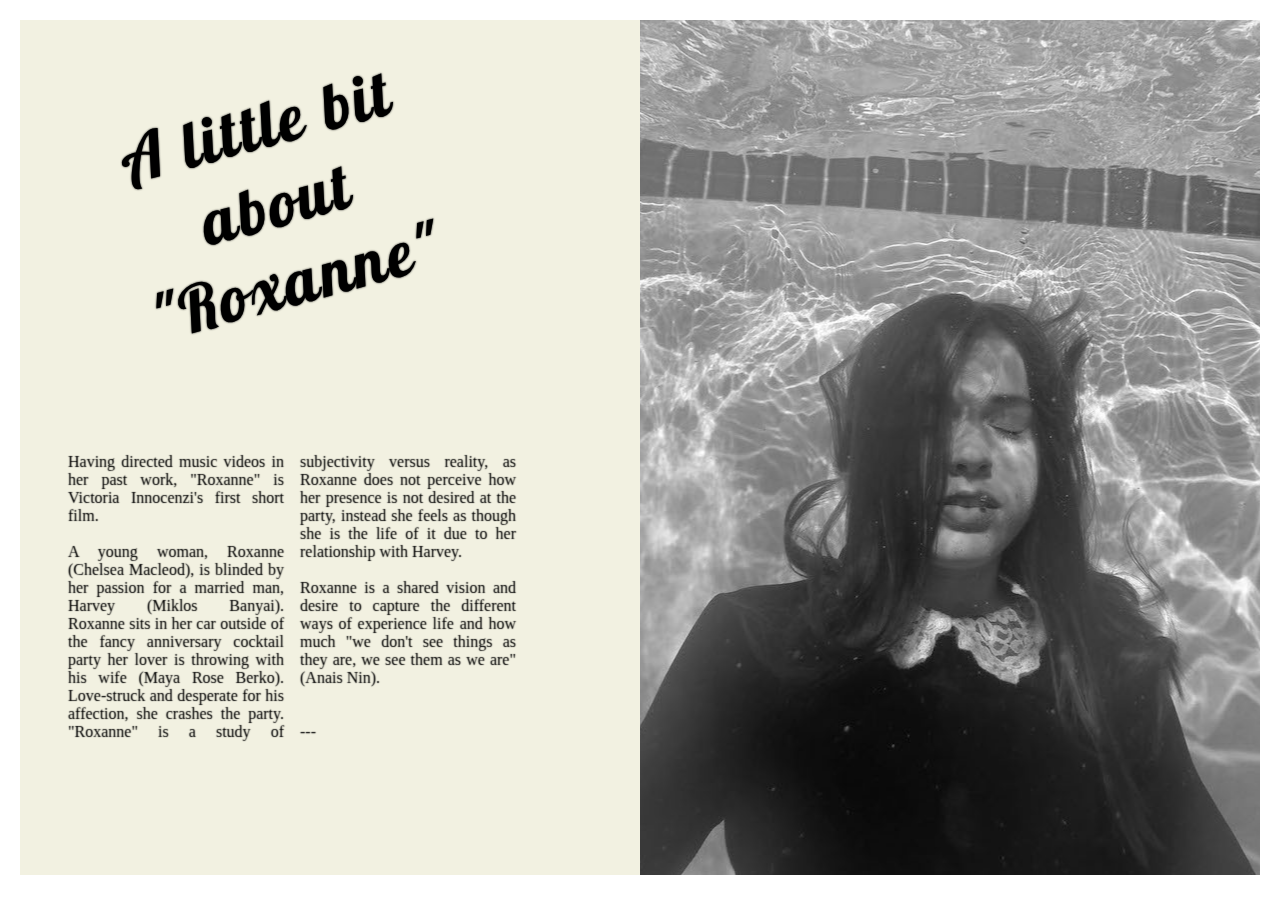
<file: about.html>
<!doctype html>
<html>
  <head>
    <link href='http://fonts.googleapis.com/css?family=Lobster' rel='stylesheet' type='text/css'>
    <link rel="stylesheet" href="about.css">

  </head>
  <body>
    <div class = "container">
    <div class="half">
      <div id="title"<h1>A little bit about "Roxanne"</h1></div>

      <div class = 'columns'>
      Having directed music videos in her past work, "Roxanne" is Victoria Innocenzi's first short film.
      <br><br>
      A young woman, Roxanne (Chelsea Macleod), is blinded by her passion for a married man, Harvey (Miklos Banyai). Roxanne sits in her car outside of the fancy anniversary cocktail party her lover is throwing with his wife (Maya Rose Berko). Love-struck and desperate for his affection, she crashes the party. "Roxanne" is a study of subjectivity versus reality, as Roxanne does not perceive how her presence is not desired at the party, instead she feels as though she is the life of it due to her relationship with Harvey.
      <br><br>
      Roxanne is a shared vision and desire to capture the different ways of experience life and how much "we don't see things as they are, we see them as we are" (Anais Nin).
      <br><br><br>

        ---

      </div>
    </div>
    <div id="container">
    <!-- <img id ="image" src="7.jpg"> -->
    </div>
    </div>
  </body>
</html>
</file>
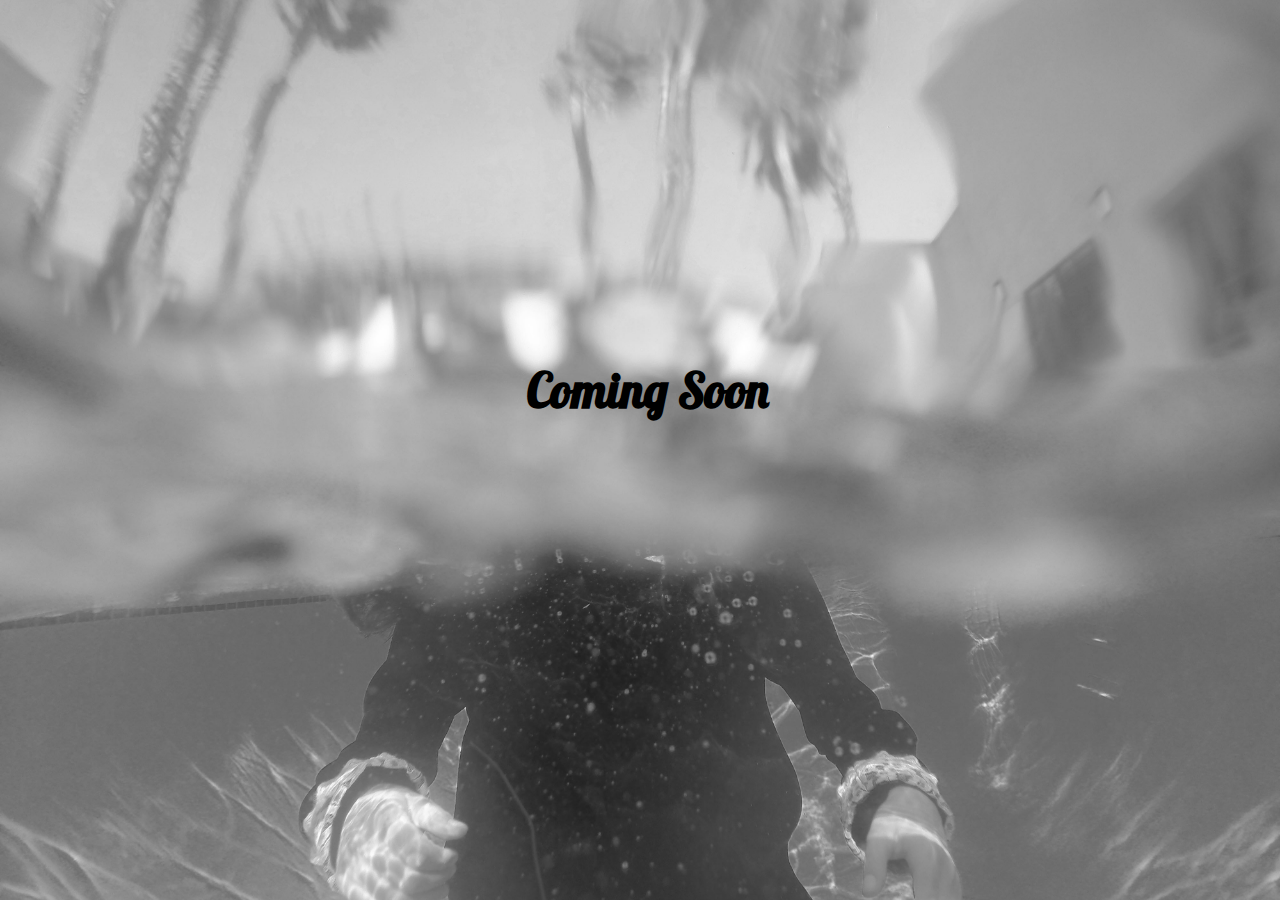
<file: watch.html>
<!doctype html>
<html>
  <head>
     <link href='http://fonts.googleapis.com/css?family=Lobster' rel='stylesheet' type='text/css'>
    <link rel="stylesheet" href="watch.css">
  </head>
  <body>
    <h1>Coming Soon</h1>
  </body>
</html>
</file>
<file: about.css>
html, body{
  margin:0;
  padding:0;
  height:100%;
  text-align: center;
  overflow: hidden;
}

#image{
  height:100%;
  float:right;
  text-align: center;
 

}

#container{
   width:50%;
   overflow: hidden;
   float:right;
   height:100%;
   background-image: url("7.jpg");
   background-position: center center;
}



#title{
  margin:63px 1em 0 1em;
  -ms-transform: rotate(-15deg); /* IE 9 */
  -webkit-transform: rotate(-15deg);
  transform: rotate(-15deg);
  font-family:"Lobster";
  width:30%;
  position:absolute;
  font-size: 4em;
  text-shadow: black 0 0 2px;
  letter-spacing: 3px;
}

.columns{
  position:absolute;
  width:35%;
  top:45%;
  margin:3em;
  color:transparent;
  text-shadow: black 0 0 1px;
 -webkit-column-count: 2; /* Chrome, Safari, Opera */
  -moz-column-count: 2 /* Firefox */
  column-count: 2;
  text-align: justify;
  text-justify: inter-word;
}

.half{
  width:40%;

}

.container{
  margin:20px;
  background-color: #f2f1e1;
  height:95%;
  overflow: hidden;
}


@media (max-width: 1035px) { 
  #title{
    font-size: 3.5em;
  }
  .columns{
    font-size: 14px;
    margin-top: 1em;
  }
  
}

@media (max-width: 765px) { 
  html, body{
    overflow: scroll;
  }
  #title{
    width:80%;
  }
  .columns{
    width:83%;
  }
  #container{
    position:absolute;
    top:96%;
    width:94%;
  }

  .container{
    overflow: overlay;
  }
  
}

@media (max-width: 465px) {

  #title{
  margin:63px 1em 0em 0.5em;
}

  .columns{
    width:72%;
     -webkit-column-count: 1; /* Chrome, Safari, Opera */
  -moz-column-count: 1 /* Firefox */
  column-count: 1;
  }

  }
</file>
<file: watch.css>
html {
  background: url('4.jpg') no-repeat center center fixed;
  -webkit-background-size: cover;
  -moz-background-size: cover;
  -o-background-size: cover;
  background-size: cover;
}

h1{
  font-family: "Lobster";
  text-align: center;
  position:absolute;
  font-size: 4em;
  margin:auto;
  top:40%;
  width:100%;
}

@media screen and (min-width: 415px) {
h1{
  font-size: 3em;
}
  }
</file>
